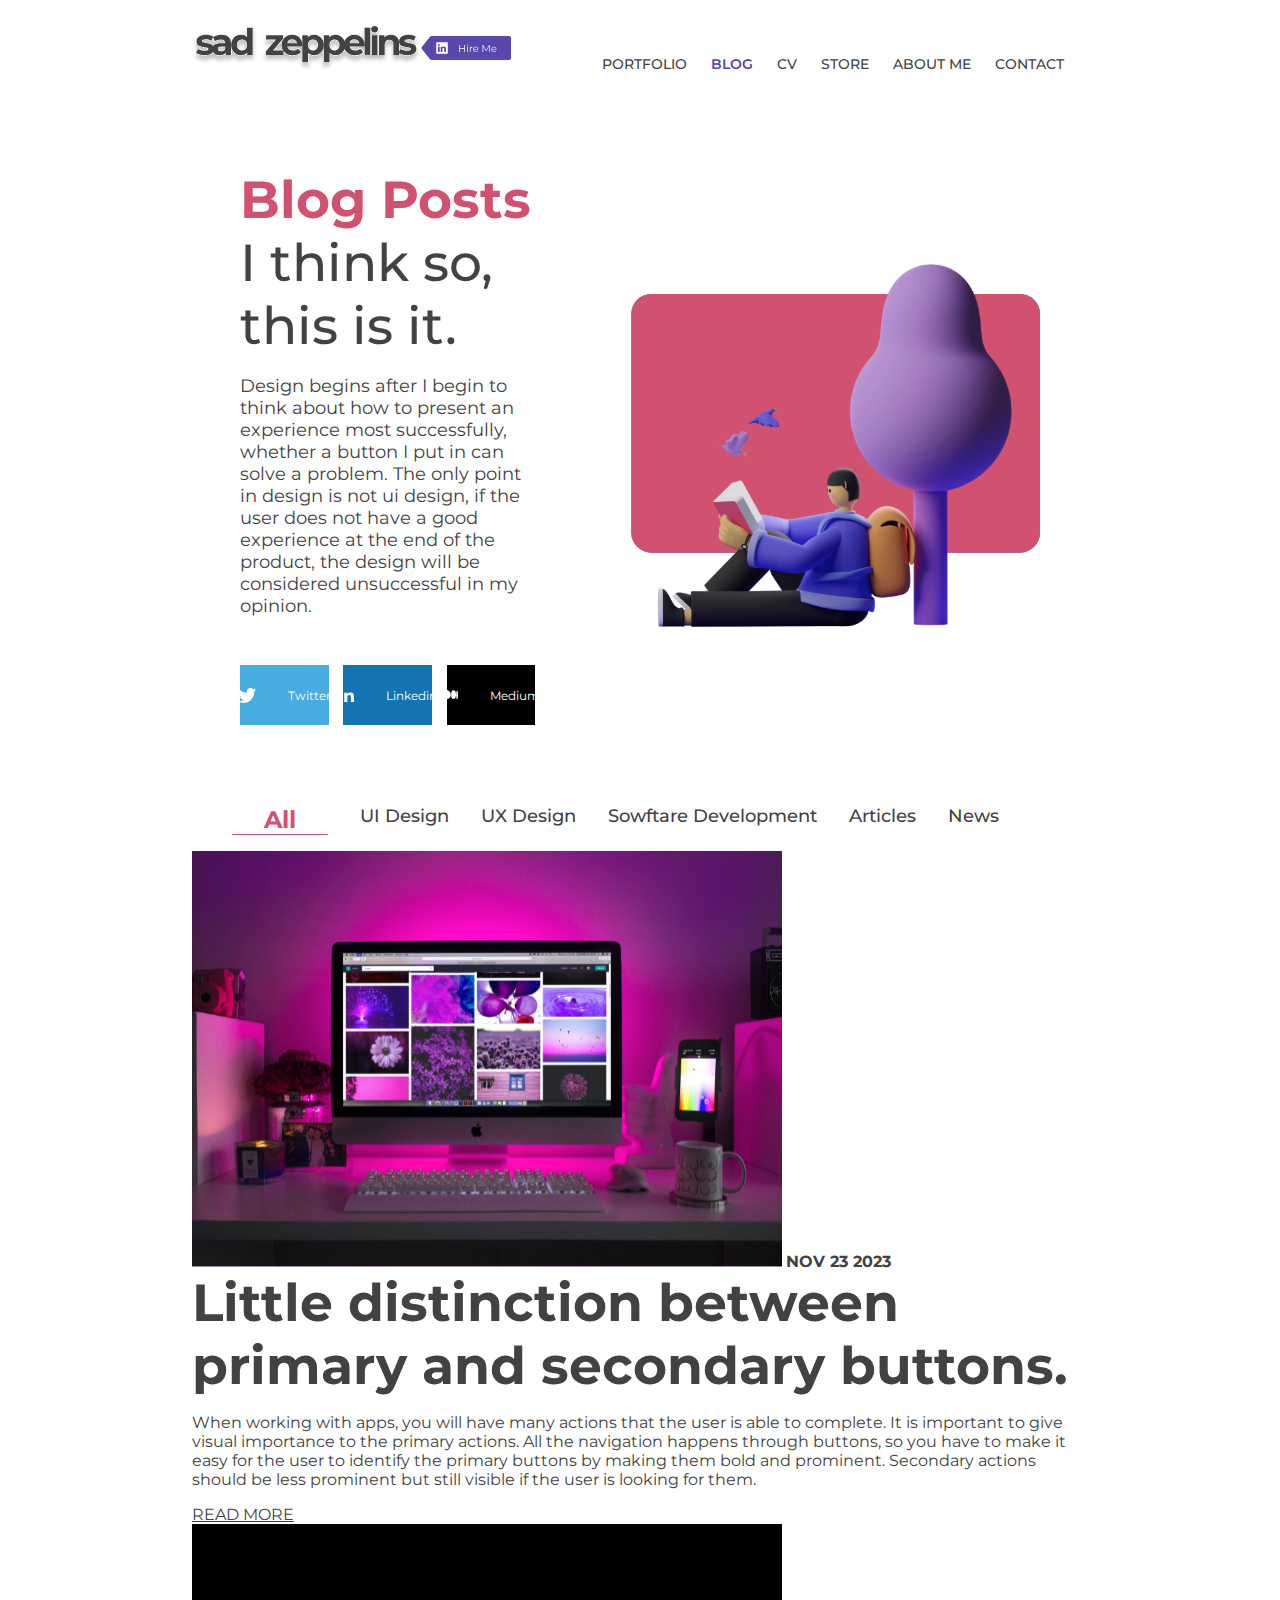
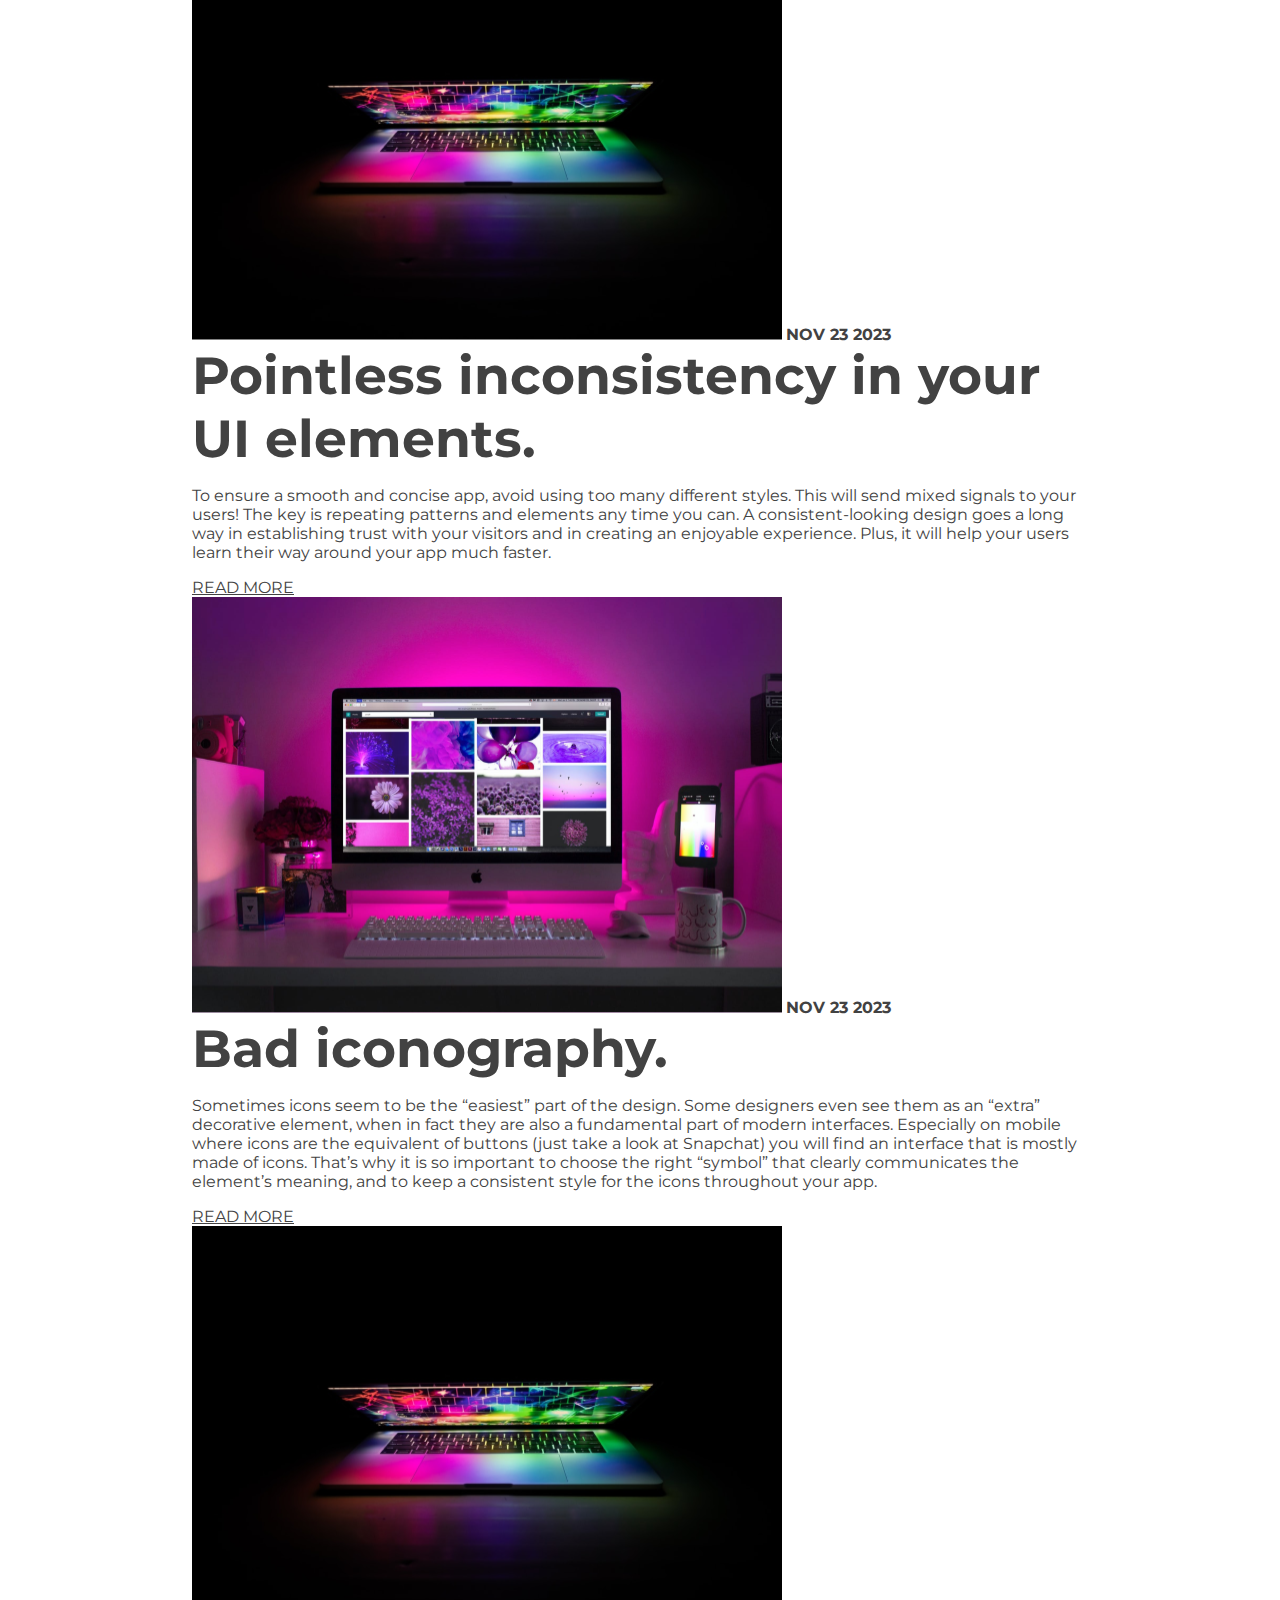
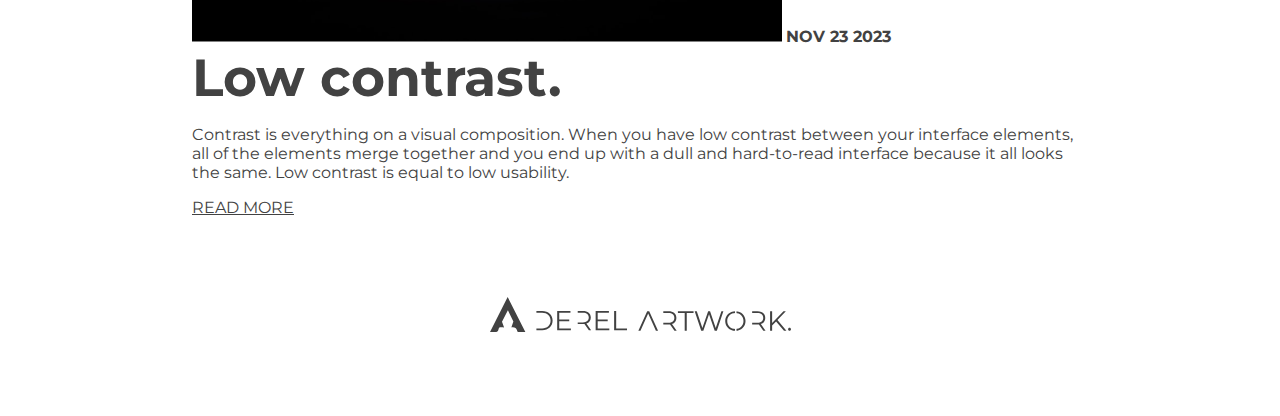
<file: index.html>
<!DOCTYPE html>
<html lang="en">
<head>
    <meta charset="UTF-8">
    <meta http-equiv="X-UA-Compatible" content="IE=edge" />
    <meta name="viewport" content="width=device-width, initial-scale=1.0" />
    <title>ZEPPELINS BLOG</title>
    <link href="./style.css" rel="stylesheet" />
</head>
<body>
    <nav class="app__header">
        <a class="app_logo" href="/"> 
            <img class="app__title" src="./assets/images/app_logo.svg" />
            <img class="purple__logo" src="./assets/images/hire_me.svg" />
        </a>
        <ul class="app__links">
            <li>PORTFOLIO</li>
            <li class="active">BLOG</li>
            <li>CV</li>
            <li>STORE</li>
            <li>ABOUT ME</li>
            <li>CONTACT</li>
            </ul>
    </nav>
    <main>
        <div class="app__showcase">

            <div class="app__showcase-info">
                <h1>Blog Posts
                </h1>
                <h3>I think so, this is it. </h3>
                <p>Design begins after I begin to think about how to present an experience most successfully, whether a button I put in can solve a problem. The only point in design is not ui design, if the user does not have a good experience at the end of the product, the design will be considered unsuccessful in my opinion.
                
                </p>
                <div class="app__links">
                    <a href="#" class="app__link twitter"><img src="./assets/images/twitter.svg" />Twitter</a>
                    <a href="#" class="app__link linkedin"><img src="./assets/images/linked_in.svg" />Linkedin</a>
                    <a href="#" class="app__link medium"><img src="./assets/images/medium.svg" />Medium</a>
                </div>

            </div>
            <img class="app__showcase-image" src="./assets/images/showcase_image.svg"/>
        </div>
        <ul class="app__blog-categories">
            <li class="item active">All</li>
            <li class="item">UI Design</li>
            <li class="item">UX Design</li>
            <li class="item">Sowftare Development</li>
            <li class="item">Articles</li>
            <li class="item">News</li>

        </ul>
        <div class="app__post-list"></div>
        <div class="app__post-card">
            <img class="post-image" src="./assets/images/post_1.svg" />
            <strong class="post-date">NOV 23 2023</strong>
            <h3 class="post-title">Little distinction between primary and secondary buttons.</h3>
            <p class="post-info">
                When working with apps, you will have many actions that the user is able to complete. It is important to give visual importance to the primary actions. All the navigation happens through buttons, so you have to make it easy for the user to identify the primary buttons by making them bold and prominent. Secondary actions should be less prominent but still visible if the user is looking for them.
            </p>
            <a class="post-link" href="/post_detail.html">READ MORE</a>
            
        </div>

        <div class="app__post-card">
            <img class="post-image" src="./assets/images/post_2.svg" />
            <strong class="post-date">NOV 23 2023</strong>
            <h3 class="post-title">Pointless inconsistency in your UI elements.</h3>
            <p class="post-info">
                To ensure a smooth and concise app, avoid using too many different styles. This will send mixed signals to your users! The key is repeating patterns and elements any time you can. A consistent-looking design goes a long way in establishing trust with your visitors and in creating an enjoyable experience. Plus, it will help your users learn their way around  your app much faster.
 
            </p>
            <a class="post-link" href="/post_detail.html">READ MORE</a>
            
        </div>

        <div class="app__post-card">
            <img class="post-image" src="./assets/images/post_1.svg" />
            <strong class="post-date">NOV 23 2023</strong>
            <h3 class="post-title">Bad iconography.</h3>
            <p class="post-info">
                Sometimes icons seem to be the “easiest” part of the design. Some designers even see them as an “extra” decorative element, when in fact they are also a fundamental part of modern interfaces. Especially on mobile where icons are the equivalent of buttons (just take a look at Snapchat) you will find an interface that is mostly made of icons.

That’s why it is so important to choose the right “symbol” that clearly communicates the element’s meaning, and to keep a consistent style for the icons throughout your app.
            </p>
            <a class="post-link" href="/post_detail.html">READ MORE</a>
            
        </div>
        <div class="app__post-card">
            <img class="post-image" src="./assets/images/post_2.svg" />
            <strong class="post-date">NOV 23 2023</strong>
            <h3 class="post-title"> Low contrast.</h3>
            <p class="post-info">
                Contrast is everything on a visual composition. When you have low contrast between your interface elements, all of the elements merge together and you end up with a dull and  hard-to-read interface because it all looks the same. Low contrast is equal to low usability.
            </p>
            <a class="post-link" href="/post_detail.html">READ MORE</a>
            
        </div>

    </main>
    
    <footer class="footer">
        <img src="./assets/images/footer__logo.svg" />
    </footer>
</body>
</html>
</file>
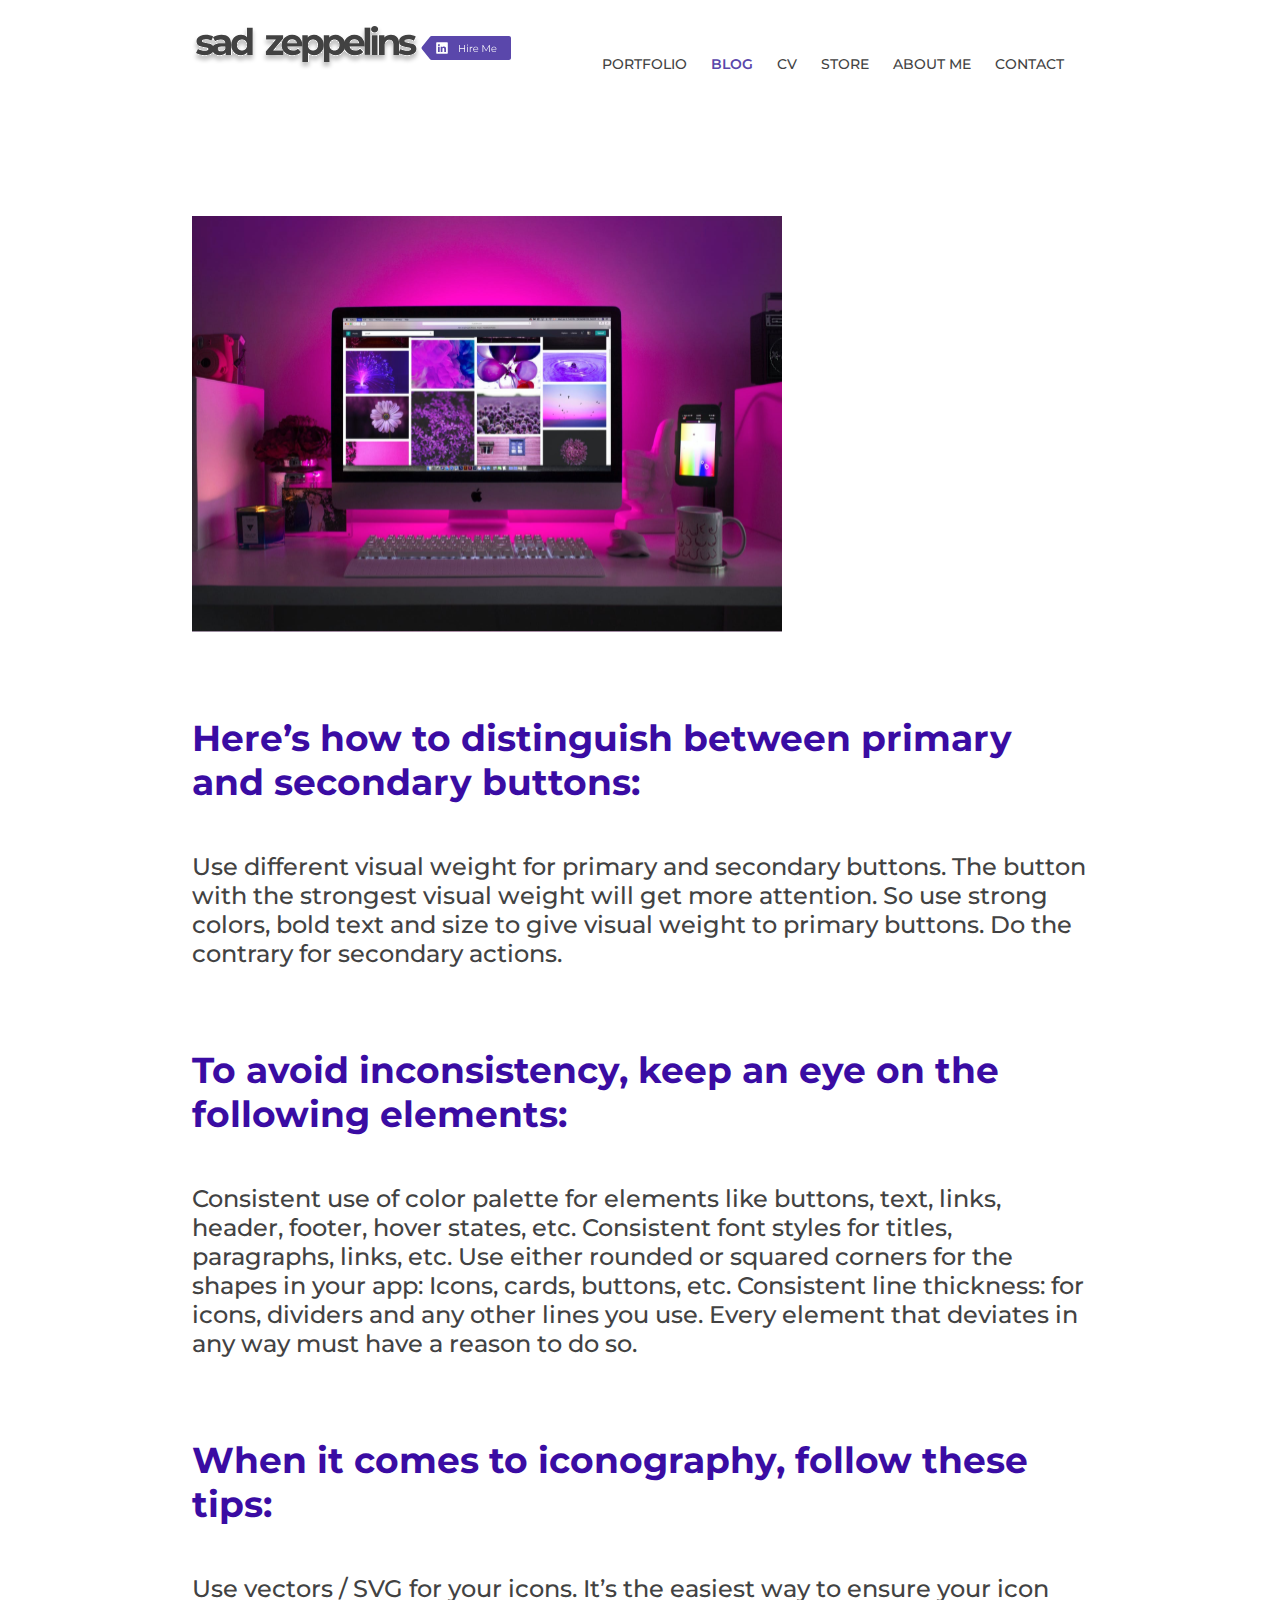
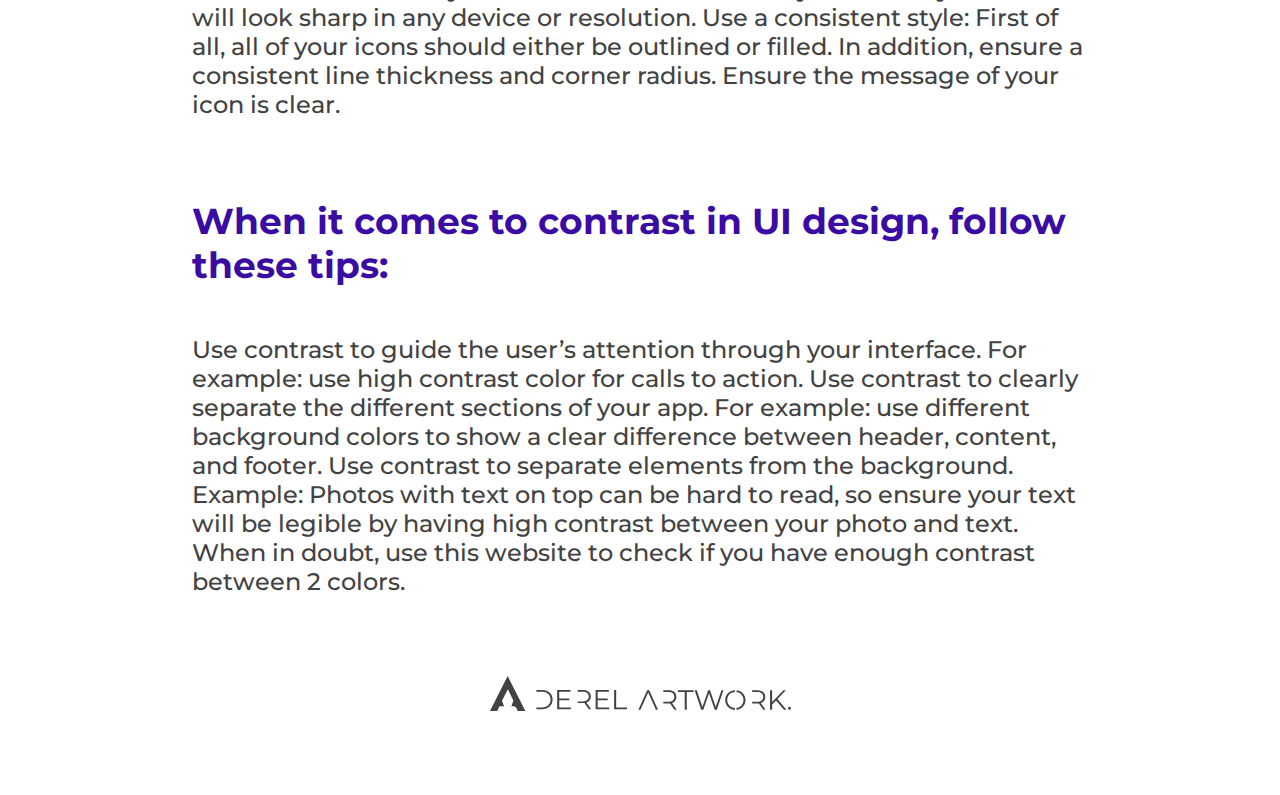
<file: post_detail.html>
<!DOCTYPE html>
<html lang="en">
<head>
    <meta charset="UTF-8">
    <meta name="viewport" content="width=device-width, initial-scale=1.0">
    <title>ZEPPELINS BLOG</title>
    <link href="./style.css" rel="stylesheet" />
    <link href="./post_detail.css" rel="stylesheet" />
    
</head>
<body>
    <nav class="app__header">
        <a class="app_logo" href="/"> 
            <img class="app__title" src="./assets/images/app_logo.svg" />
            <img class="purple__logo" src="./assets/images/hire_me.svg" />
        </a>
        <ul class="app__links">
            <li>PORTFOLIO</li>
            <li class="active">BLOG</li>
            <li>CV</li>
            <li>STORE</li>
            <li>ABOUT ME</li>
            <li>CONTACT</li>
            </ul>
    </nav>
    <main class="post__detail-container">
        <img class="post__detail-image" src="./assets/images/post_1.svg">
        <h2>Here’s how to distinguish between primary and secondary buttons:</h2>
        <p>Use different visual weight for primary and secondary buttons. The button with the strongest visual weight will get more attention.
            So use strong colors, bold text and size to give visual weight to primary buttons. Do the contrary for secondary actions.</p>
           
                    <h2 >To avoid inconsistency, keep an eye on the following elements:</h2>
                    <p>
                        Consistent use of color palette for elements like buttons, text, links, header, footer,  hover states, etc.
Consistent font styles for titles, paragraphs, links, etc.
Use either rounded or squared corners for the shapes in your app: Icons, cards, buttons, etc.
Consistent line thickness: for icons, dividers and any other lines you use.
Every element that deviates in any way must have a reason to do so.
                    </p>
                    <h2>When it comes to iconography, follow these tips:</h2>
                    <p>Use vectors / SVG for your icons. It’s the easiest way to ensure your icon will look sharp in any device or resolution.
                        Use a consistent style: First of all, all of your icons should either be outlined or filled. In addition, ensure a consistent line thickness and corner radius.
                        Ensure the message of your icon is clear.</p>
                        <h2>When it comes to contrast in UI design, follow these tips:</h2>
                        <p>Use contrast to guide the user’s attention through your interface. For example: use high contrast color for calls to action.
                            Use contrast to clearly separate the different sections of your app. For example: use different background colors to show a clear difference between header, content, and footer.
                            Use contrast to separate elements from the background. Example: Photos with text on top can be hard to read, so ensure your text will be legible by having high contrast between your photo and text.
                            When in doubt, use this website to check if you have enough contrast between 2 colors.</p>
                        
                    
                    
            
    </main>
    <footer class="footer">
        <img src="./assets/images/footer__logo.svg" />
    </footer>
</body>
</html>
</file>
<file: style.css>
@font-face {
    font-family: Montserrat;
    src: url(./assets/fonts/montserrat/Montserrat-Light.ttf);
    font-weight: 300;
}

@font-face {
    font-family: Montserrat;
    src: url(./assets/fonts/montserrat/Montserrat-Regular.ttf);
    font-weight: 400;
}

@font-face {
    font-family: Montserrat;
    src: url(./assets/fonts/montserrat/Montserrat-Medium.ttf);
    font-weight: 500;
}

@font-face {
    font-family: Montserrat;
    src: url(./assets/fonts/montserrat/Montserrat-SemiBold.ttf);
    font-weight: 600;
}

@font-face {
    font-family: Montserrat;
    src: url(./assets/fonts/montserrat/Montserrat-Bold.ttf);
    font-weight: bold;
}


* {
    font-family: "Montserrat", sans-serif;
    box-sizing: border-box;
    color: #424242;
}

body {
    width: 70%;
    margin-right: auto;
    margin-left: auto;
}

.app__header {
    display: flex;
    flex-direction: row;
    justify-content: space-between;
    align-items: center;
    height: 80px;
}

.app_logo{
    display: flex;
    flex-direction: row;
    align-items: center;
}

.app_logo .app_title{
    margin-right: 1rem;
}

.app__links {
 list-style: none;
 display: flex;
 flex-direction: row;
}

.app__links li {

    margin-right: 1.5rem;
    font-size: 14px;
    font-weight: 500;
}

.app__links li.active{
    font-size: 14px;
    font-weight: 600;
    color: #5A47AB;
}

.app__showcase{
    display: flex;
    margin: 5rem 0;

}

.app__showcase-info{
    flex: 6;
    padding: 0 3rem;
}
.app__showcase-info h1, h3 {
    font-size: 52px;
    margin: 0;
}

.app__showcase-info h1 {
    color: #d05270;
    font-weight: bold;
}

.app__showcase-info h3 {

    font-weight: 500;
}

.app__showcase-info p {
    font-weight: 400;
    font-size: 18px;
}

.app__showcase-image{
    flex: 4;
    padding: 0 3rem;
}

.app__links {
    display: flex;
    justify-content: space-between;
    margin-top: 3rem;
}

.app__links .app__link {
    color: #ffff;
    font-size: 12px;
    width: 30%;
    height: 60px;
    text-decoration: none;
    display: flex;
    justify-content: center;
    align-items: center;
}

.app__links .app__link img{
    margin-right: 2rem;
}

.app__links .app__link.twitter{
    background-color: #47acdf;
}

.app__links .app__link.linkedin{
    background-color: #1275b1;
}

.app__links .app__link.medium{
    background-color: #000;
}

.app__blog-categories {
    list-style: none;
    display: flex;
    flex-direction: row;
}

.app__blog-categories .item {
    font-weight: 500;
    font-size: 18px;
    margin-right: 2rem;
    cursor: pointer;
}

.app__blog-categories .item.active{
    color: #d05270;
    font-size: 24px;
    font-weight: bold;
    border-bottom: 1px solid #d05270;
    padding-bottom: 0.5rem;
    padding: 0 2rem;
}

.app__post-list {
    display: flex;
    flex-direction: row;
    flex-wrap: wrap;
}

.app__post-list .app__post-card {
    display: flex;
    flex: 0 0 50%;
    flex-direction: column;
    padding: 0 2rem;
    margin: 3rem 0;
    justify-content: space-around;
}

.app__post-list .app__post-card .post-date {
    font-size: 14px;
    font-weight: 600;
    margin: 0.5rem 0;
}

.app__post-list .app__post-card .post-title {
    font-size: 24px;
    font-weight: 600;
}

.app__post-list .app__post-card .post-title {
    font-weight: 400;
}

.app__post-list .app__post-card .post-link {
    font-size: 18px;
    font-weight: 500;
    text-decoration: none;
    color: #d05270;
    border-bottom: 1px solid #d05270;
    padding-bottom: 5px;
    width: fit-content;
    margin-top: 2rem;
}

.footer {
    position: relative;
    text-align: center;
    margin: 5rem 0;
}
</file>
<file: post_detail.css>
.post__detail-container{
    margin-top: 8rem;
}

.post__detail-container .pos__detail-image{
    width: 100%;
    height: 80px;
}


.post__detail-container h1,h2,h3{
    font-size: 42px;
    color: #3a0ca3;
    font-weight: bold;
    margin-top: 5rem;
    margin-bottom: 3rem;
}

.post__detail-container h2{
    font-size: 36px;
}

.post__detail-container h3{
    font-size: 24px;
}

.post__detail-container p {
    font-weight: 500;
    font-size: 24px;
}

@media only screen and (max-width: 850px) {
    .post__detail-container h1,h2,h3{
        font-size: 20px;
        color: #3a0ca3;
        font-weight: bold;
        margin-top: 3rem;
        margin-bottom: 1rem;
    }
    
    .post__detail-container h2{
        font-size: 18px;
    }
    
    .post__detail-container h3{
        font-size: 16px;
    }
    
    .post__detail-container p{
        font-size: 14px;
    }
}
</file>
